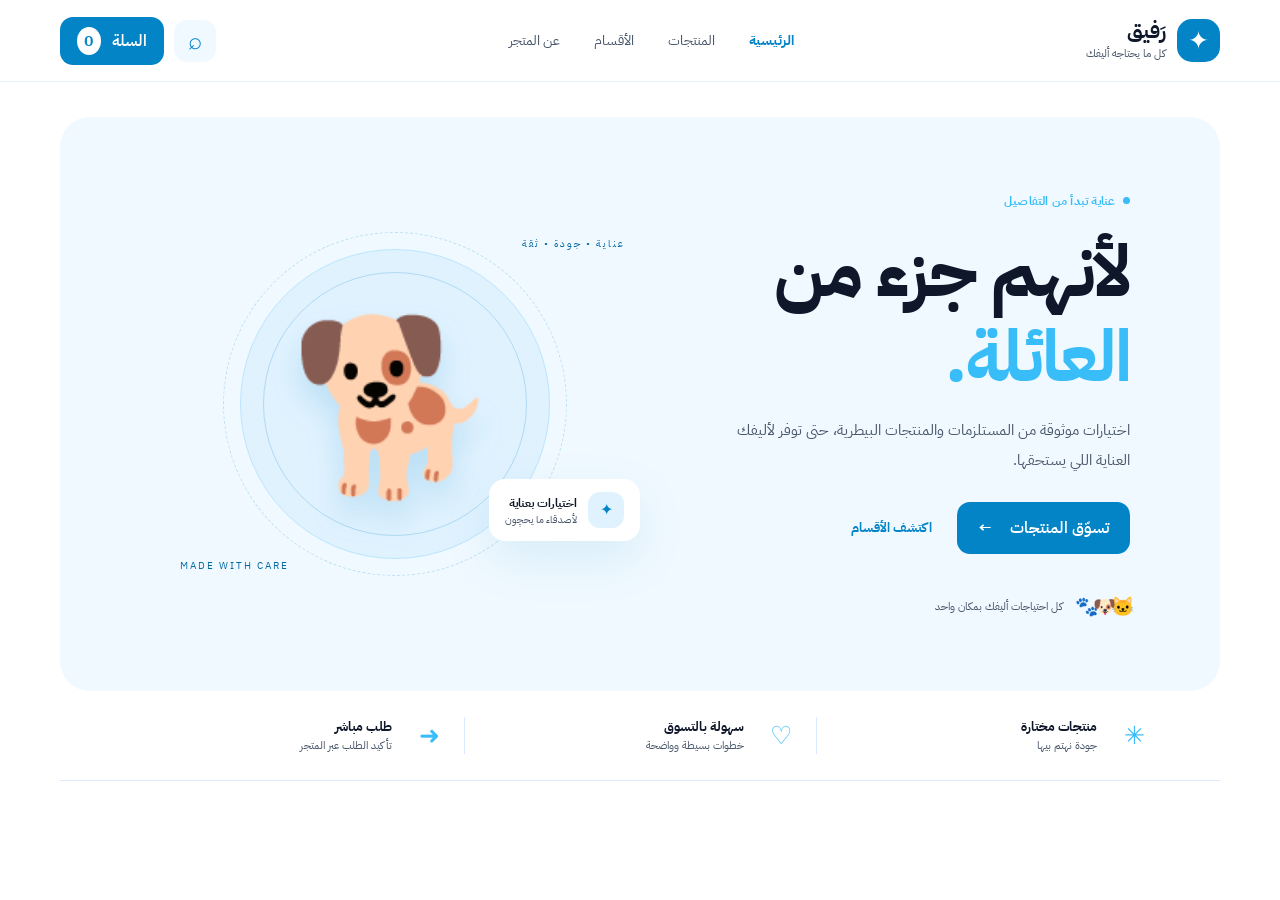
<file: index.html>
<!doctype html>
<html lang="ar" dir="rtl">
<head>
<meta charset="UTF-8">
<meta name="viewport" content="width=device-width, initial-scale=1, viewport-fit=cover">
<meta name="theme-color" content="#f5f7f2">
<meta name="description" content="متجر المستلزمات والمنتجات البيطرية">
<title>رفيق | متجر بيطري</title>
<link rel="stylesheet" href="styles.css">
<link rel="preconnect" href="https://fonts.googleapis.com">
<link rel="preconnect" href="https://fonts.gstatic.com" crossorigin>
<link href="https://fonts.googleapis.com/css2?family=IBM+Plex+Sans+Arabic:wght@400;500;600;700&display=swap" rel="stylesheet">
<style>
.animal-image{display:flex;align-items:center;justify-content:center;overflow:hidden;background:#edf1e7;min-height:170px}
.animal-image svg{display:block;width:100%;height:170px;max-width:220px}
.animal-card{overflow:hidden}
.animal-info{display:flex;flex-direction:column;gap:5px}
.animal-info b{font-size:18px}
.animal-info span{font-size:13px}
</style>
</head>
<body>
<header class="topbar">
<a class="brand" href="#home"><span class="brand-mark">✦</span><span><b>رَفيق</b><small>كل ما يحتاجه أليفك</small></span></a>
<nav class="desktop-nav"><a href="#home" class="active">الرئيسية</a><a href="#products">المنتجات</a><a href="#categories">الأقسام</a><a href="#about">عن المتجر</a></nav>
<div class="top-actions"><button class="icon-btn search-toggle" aria-label="بحث">⌕</button><button class="cart-btn" id="openCart">السلة <span id="cartCount">0</span></button><button class="menu-toggle" id="menuToggle" aria-label="القائمة">☰</button></div>
</header>

<main id="home">
<section class="hero wrap">
<div class="hero-copy">
<span class="eyebrow"><i></i> عناية تبدأ من التفاصيل</span>
<h1>لأنهم جزء من<br><em>العائلة.</em></h1>
<p>اختيارات موثوقة من المستلزمات والمنتجات البيطرية، حتى توفر لأليفك العناية اللي يستحقها.</p>
<div class="hero-actions"><a class="primary-btn" href="#products">تسوّق المنتجات <span>←</span></a><a class="text-link" href="#categories">اكتشف الأقسام</a></div>
<div class="hero-note"><span class="avatar-stack">🐾 🐶 🐱</span><span>كل احتياجات أليفك بمكان واحد</span></div>
</div>
<div class="hero-art">
<div class="art-orbit"></div><div class="art-label label-top">عناية • جودة • ثقة</div><div class="pet-emoji">🐕</div>
<div class="floating-card"><span>✦</span><div><b>اختيارات بعناية</b><small>لأصدقاء ما يحچون</small></div></div>
<div class="art-label label-bottom">MADE WITH CARE</div>
</div>
</section>

<section class="trust-strip wrap">
<div><span>✳</span><b>منتجات مختارة</b><small>جودة نهتم بيها</small></div>
<div><span>♡</span><b>سهولة بالتسوق</b><small>خطوات بسيطة وواضحة</small></div>
<div><span>➜</span><b>طلب مباشر</b><small>تأكيد الطلب عبر المتجر</small></div>
</section>

<section class="section wrap" id="categories">
<div class="section-head"><div><span class="eyebrow">تصفّح حسب احتياجك</span><h2>الأقسام الرئيسية</h2></div><a href="#products" class="text-link">كل المنتجات ←</a></div>
<div class="category-grid" id="categoryGrid">
<button class="category-card selected" data-category="الكل"><span class="category-icon">✦</span><b>كل المنتجات</b><small>تصفّح المتجر بالكامل</small></button>
<button class="category-card" data-category="أغذية الحيوانات"><span class="category-icon">🥣</span><b>أغذية الحيوانات</b><small>غذاء يومي متوازن</small></button>
<button class="category-card" data-category="العناية والنظافة"><span class="category-icon">🫧</span><b>العناية والنظافة</b><small>نظافة واهتمام</small></button>
<button class="category-card" data-category="المستلزمات البيطرية"><span class="category-icon">🩺</span><b>المستلزمات البيطرية</b><small>احتياجات العناية</small></button>
<button class="category-card" data-category="الإكسسوارات"><span class="category-icon">🦴</span><b>الإكسسوارات</b><small>تفاصيل لأليفك</small></button>
</div>
</section>

<section class="section wrap" id="animals">
<div class="section-head"><div><span class="eyebrow">اختار صديقك</span><h2>تسوّق حسب حيوانك الأليف</h2><p class="section-sub">اختار نوع الحيوان حتى تشوف المنتجات المخصصة إله.</p></div></div>

<div class="animal-grid">

<button class="animal-card" type="button" data-animal="cats">
<div class="animal-image">
<svg viewBox="0 0 220 170" role="img" aria-label="رسم قطة كرتونية">
<circle cx="110" cy="88" r="70" fill="#dce7d4"/>
<path d="M54 76 L58 24 L94 53 Q110 45 126 53 L162 24 L166 78 Q180 120 145 143 Q110 165 75 143 Q40 120 54 76Z" fill="#d39b72"/>
<path d="M64 63 L65 38 L88 57Z M132 57 L155 38 L156 63Z" fill="#efb5a8"/>
<ellipse cx="86" cy="91" rx="7" ry="10" fill="#34483b"/>
<ellipse cx="134" cy="91" rx="7" ry="10" fill="#34483b"/>
<path d="M101 108 Q110 99 119 108 Q110 119 101 108Z" fill="#bd7771"/>
<path d="M110 117 Q103 129 94 120 M110 117 Q117 129 126 120" fill="none" stroke="#604a40" stroke-width="3" stroke-linecap="round"/>
<path d="M51 105 L90 109 M50 119 L90 116 M130 109 L169 105 M130 116 L170 119" stroke="#765c4b" stroke-width="2" stroke-linecap="round"/>
<circle cx="72" cy="110" r="5" fill="#e8b5a1"/><circle cx="148" cy="110" r="5" fill="#e8b5a1"/>
</svg>
</div>
<div class="animal-info"><b>القطط</b><span>منتجات ومستلزمات القطط ←</span></div>
</button>

<button class="animal-card" type="button" data-animal="dogs">
<div class="animal-image">
<svg viewBox="0 0 220 170" role="img" aria-label="رسم كلب كرتوني">
<circle cx="110" cy="88" r="70" fill="#e9e4d5"/>
<path d="M65 60 Q35 38 39 91 Q42 133 75 125 L86 70Z" fill="#986d4e"/>
<path d="M155 60 Q185 38 181 91 Q178 133 145 125 L134 70Z" fill="#986d4e"/>
<path d="M63 66 Q65 32 110 32 Q155 32 157 66 L151 119 Q144 151 110 151 Q76 151 69 119Z" fill="#d5a77c"/>
<ellipse cx="87" cy="91" rx="7" ry="9" fill="#34483b"/>
<ellipse cx="133" cy="91" rx="7" ry="9" fill="#34483b"/>
<ellipse cx="110" cy="115" rx="25" ry="19" fill="#f5e8d6"/>
<path d="M99 108 Q110 98 121 108 Q110 122 99 108Z" fill="#453c36"/>
<path d="M110 121 Q105 134 94 128 M110 121 Q115 134 126 128" fill="none" stroke="#805b49" stroke-width="3" stroke-linecap="round"/>
<circle cx="76" cy="110" r="5" fill="#e8b5a1"/><circle cx="144" cy="110" r="5" fill="#e8b5a1"/>
</svg>
</div>
<div class="animal-info"><b>الكلاب</b><span>منتجات ومستلزمات الكلاب ←</span></div>
</button>

<button class="animal-card" type="button" data-animal="poultry">
<div class="animal-image">
<svg viewBox="0 0 220 170" role="img" aria-label="رسم دجاجة كرتونية">
<circle cx="110" cy="88" r="70" fill="#f0ead2"/>
<path d="M72 113 Q48 83 75 63 Q103 38 145 66 Q172 91 147 126 Q120 153 86 134Z" fill="#f4d98d"/>
<path d="M88 56 Q80 35 96 40 Q105 19 115 40 Q135 30 130 57Z" fill="#d77e69"/>
<path d="M144 83 L171 94 L145 105Z" fill="#dc9a49"/>
<ellipse cx="124" cy="76" rx="6" ry="8" fill="#34483b"/>
<path d="M90 91 Q107 78 125 96 Q110 115 90 91Z" fill="#e8c36f"/>
<path d="M89 132 L86 148 M120 136 L123 148 M77 149 L95 149 M114 149 L132 149" stroke="#c58b42" stroke-width="4" stroke-linecap="round"/>
</svg>
</div>
<div class="animal-info"><b>الدواجن</b><span>منتجات ومستلزمات الدواجن ←</span></div>
</button>

<button class="animal-card" type="button" data-animal="birds">
<div class="animal-image">
<svg viewBox="0 0 220 170" role="img" aria-label="رسم عصفور كرتوني">
<circle cx="110" cy="88" r="70" fill="#dce9df"/>
<path d="M61 105 Q56 60 101 49 Q147 39 160 83 Q174 128 129 139 Q82 150 61 105Z" fill="#82ae91"/>
<path d="M87 96 Q112 65 143 91 Q126 121 91 119Z" fill="#5f9275"/>
<path d="M151 81 L177 91 L151 102Z" fill="#e2a85c"/>
<circle cx="132" cy="75" r="6" fill="#34483b"/>
<path d="M72 126 L49 143 L88 137Z" fill="#6a987b"/>
<path d="M105 137 L102 151 M129 137 L133 151 M94 152 L111 152 M125 152 L141 152" stroke="#b68c57" stroke-width="3" stroke-linecap="round"/>
<circle cx="120" cy="93" r="3" fill="#fff"/>
</svg>
</div>
<div class="animal-info"><b>الطيور</b><span>منتجات ومستلزمات الطيور ←</span></div>
</button>

<button class="animal-card" type="button" data-animal="other">
<div class="animal-image">
<svg viewBox="0 0 220 170" role="img" aria-label="رسم آثار أقدام حيوانات">
<circle cx="110" cy="88" r="70" fill="#e7e2ef"/>
<g fill="#9b88b5">
<ellipse cx="110" cy="112" rx="29" ry="24"/>
<ellipse cx="76" cy="70" rx="13" ry="17" transform="rotate(-25 76 70)"/>
<ellipse cx="105" cy="55" rx="13" ry="17" transform="rotate(-7 105 55)"/>
<ellipse cx="137" cy="61" rx="13" ry="17" transform="rotate(18 137 61)"/>
<ellipse cx="158" cy="87" rx="13" ry="17" transform="rotate(35 158 87)"/>
</g>
<path d="M87 112 Q110 133 133 112" fill="none" stroke="#e7e2ef" stroke-width="4" stroke-linecap="round"/>
<path d="M54 127 Q43 113 54 101 M166 127 Q177 113 166 101" fill="none" stroke="#b4a5c9" stroke-width="4" stroke-linecap="round"/>
<path d="M110 25 V37 M42 88 H54 M166 88 H178 M110 145 V157" stroke="#b4a5c9" stroke-width="3" stroke-linecap="round"/>
</svg>
</div>
<div class="animal-info"><b>أخرى</b><span>منتجات ومستلزمات متنوعة ←</span></div>
</button>

</div>
</section>

<section class="section products-section" id="products">
<div class="wrap">
<div class="section-head"><div><span class="eyebrow">اختياراتنا إلك</span><h2>منتجات المتجر</h2><p class="section-sub">تصفّح المنتجات واختار اللي يحتاجه صديقك.</p></div>
<label class="sort-wrap">ترتيب حسب<select id="sortSelect"><option value="default">الأحدث</option><option value="low">السعر: الأقل أولاً</option><option value="high">السعر: الأعلى أولاً</option></select></label>
</div>
<div class="toolbar">
<label class="search-box"><span>⌕</span><input id="searchInput" placeholder="ابحث عن منتج..." type="search"></label>
<div class="filter-pills" id="filterPills"><button class="pill active" data-category="الكل">الكل</button><button class="pill" data-category="أغذية الحيوانات">الأغذية</button><button class="pill" data-category="العناية والنظافة">العناية</button><button class="pill" data-category="المستلزمات البيطرية">مستلزمات بيطرية</button><button class="pill" data-category="الإكسسوارات">إكسسوارات</button></div>
</div>
<div class="product-grid" id="productGrid"></div>
<div class="empty-state hidden" id="emptyState">ما لقينا منتجات تطابق بحثك حالياً.</div>
</div>
</section>

<section class="about-band wrap" id="about">
<div class="about-icon">🐾</div><div><span class="eyebrow">أهلاً بيك في رفيق</span><h2>اهتمامهم يستاهل الأفضل.</h2><p>متجر يجمع احتياجات الحيوانات الأليفة بمكان واحد، بتجربة تسوّق سهلة وواضحة.</p></div><a class="primary-btn" href="#products">ابدأ التسوق ←</a>
</section>
</main>

<footer><div class="wrap footer-inner">
<a class="brand" href="#home"><span class="brand-mark">✦</span><span><b>رَفيق</b><small>كل ما يحتاجه أليفك</small></span></a>
<span>© <span id="year"></span> رفيق. جميع الحقوق محفوظة.</span><a href="#home">العودة للأعلى ↑</a>
</div></footer>

<div class="overlay" id="overlay"></div>
<aside class="cart-drawer" id="cartDrawer" aria-label="سلة المشتريات">
<div class="drawer-head"><div><span class="eyebrow">قائمة مشترياتك</span><h3>سلة التسوق</h3></div><button class="close-btn" id="closeCart" aria-label="إغلاق">×</button></div>
<div class="cart-items" id="cartItems"></div>
<div class="cart-bottom"><div class="total-line"><span>المجموع</span><b id="cartTotal">0 د.ع</b></div><button class="primary-btn checkout-btn" id="checkoutBtn">إكمال الطلب ←</button><small>سيتم تأكيد تفاصيل الطلب قبل الإرسال.</small></div>
</aside>

<div class="modal-backdrop hidden" id="checkoutModal">
<form class="checkout-modal" id="checkoutForm">
<button type="button" class="close-btn modal-close" id="closeCheckout">×</button>
<span class="eyebrow">خطوة أخيرة</span><h3>معلومات التوصيل</h3><p>اكتب معلوماتك حتى نكدر نتواصل وياك لتأكيد الطلب.</p>
<label>الاسم الكامل<input required name="name" placeholder="اسمك الكامل"></label>
<label>رقم الهاتف<input required name="phone" type="tel" placeholder="07xxxxxxxxx"></label>
<label>المحافظة / المنطقة<input required name="address" placeholder="المحافظة والمنطقة"></label>
<label>ملاحظات إضافية<textarea name="notes" rows="2" placeholder="تفاصيل إضافية (اختياري)"></textarea></label>
<button class="primary-btn" type="submit">إرسال الطلب عبر المتجر ←</button>
<small class="demo-note">يُرسل الطلب مباشرة إلى بوت التليگرام، ويتأكد صاحب المتجر من وصول الرسالة.</small>
</form>
</div>

<script src="telegram-config.js"></script>
<script src="app.js"></script>
<script>if('scrollRestoration' in history)history.scrollRestoration='manual';window.scrollTo(0,0);</script>
</body>
</html>
</file>
<file: styles.css>
:root{--green:#0284C7;--green2:#38BDF8;--mint:#E0F2FE;--cream:#F0F9FF;--ink:#0F172A;--muted:#475569;--line:#dbeafe;--white:#fff;--gold:#0284C7;--shadow:0 18px 50px rgba(2,132,199,.10)}
*{box-sizing:border-box}html{scroll-behavior:smooth}body{margin:0;background:#fff;color:var(--ink);font-family:'IBM Plex Sans Arabic',sans-serif}a{color:inherit;text-decoration:none}button,input,select,textarea{font:inherit}.wrap{width:min(1160px,calc(100% - 48px));margin-inline:auto}
.topbar{height:82px;display:flex;align-items:center;justify-content:space-between;padding:0 max(24px,calc((100vw - 1160px)/2));background:rgba(255,255,255,.94);border-bottom:1px solid #e0f2fe;position:sticky;top:0;z-index:20;backdrop-filter:blur(14px)}.brand{display:flex;align-items:center;gap:11px}.brand-mark{width:43px;height:43px;border-radius:15px;background:var(--green);color:#fff;display:grid;place-items:center;font-size:25px}.brand b{display:block;font-size:21px;line-height:1.2}.brand small{display:block;color:var(--muted);font-size:11px}.desktop-nav{display:flex;gap:34px;color:var(--muted);font-size:14px}.desktop-nav a.active,.desktop-nav a:hover{color:var(--green);font-weight:700}.top-actions{display:flex;align-items:center;gap:10px}.icon-btn,.menu-toggle{border:0;background:var(--cream);width:42px;height:42px;border-radius:13px;font-size:24px;color:var(--green);cursor:pointer}.cart-btn{background:var(--green);color:white;border:0;border-radius:13px;padding:12px 17px;cursor:pointer;font-weight:600}.cart-btn span{background:#fff;color:var(--green);border-radius:50%;padding:2px 7px;margin-right:7px}.menu-toggle{display:none}
.hero{min-height:510px;margin-top:35px;border-radius:30px;background:var(--cream);display:grid;grid-template-columns:1fr 1fr;overflow:hidden;padding:70px 7%;align-items:center}.hero-copy{max-width:490px}.eyebrow{color:var(--green2);font-size:12px;font-weight:700;letter-spacing:.2px;display:inline-flex;align-items:center;gap:8px}.eyebrow i{width:7px;height:7px;border-radius:50%;background:var(--green2)}.hero h1{font-size:clamp(46px,6vw,72px);line-height:1.18;margin:19px 0 13px;letter-spacing:-2px}.hero h1 em{font-style:normal;color:var(--green2)}.hero-copy>p{color:var(--muted);line-height:2;font-size:15px;max-width:430px}.hero-actions{display:flex;align-items:center;gap:25px;margin-top:27px}.primary-btn{border:0;background:var(--green);color:#fff;border-radius:13px;padding:14px 21px;display:inline-flex;align-items:center;justify-content:center;gap:18px;font-weight:600;cursor:pointer;transition:.2s}.primary-btn:hover{background:#0369A1;transform:translateY(-2px)}.text-link{font-size:13px;color:var(--green);font-weight:700}.hero-note{display:flex;align-items:center;gap:12px;color:var(--muted);font-size:11px;margin-top:38px}.avatar-stack{font-size:19px;letter-spacing:-5px;direction:ltr}.hero-art{height:365px;position:relative;display:grid;place-items:center}.art-orbit{width:310px;height:310px;border-radius:50%;background:#E0F2FE;border:1px solid #BAE6FD;position:absolute}.art-orbit:before,.art-orbit:after{content:'';position:absolute;border:1px solid rgba(2,132,199,.22);border-radius:50%;inset:22px}.art-orbit:after{inset:-18px;border-style:dashed}.pet-emoji{position:relative;font-size:170px;filter:drop-shadow(0 18px 15px rgba(2,132,199,.16));transform:translateY(5px)}.art-label{position:absolute;font-size:10px;letter-spacing:2px;color:#0369A1}.label-top{top:15px;right:15px}.label-bottom{bottom:13px;left:30px}.floating-card{position:absolute;bottom:45px;right:0;background:white;box-shadow:var(--shadow);padding:13px 16px;border-radius:16px;display:flex;gap:11px;align-items:center}.floating-card>span{width:36px;height:36px;border-radius:12px;background:var(--mint);color:var(--green);display:grid;place-items:center}.floating-card b,.floating-card small{display:block}.floating-card b{font-size:12px}.floating-card small{font-size:10px;color:var(--muted)}
.trust-strip{display:grid;grid-template-columns:repeat(3,1fr);padding:26px 4%;border-bottom:1px solid var(--line)}.trust-strip>div{display:grid;grid-template-columns:38px 1fr;column-gap:10px;align-items:center;border-left:1px solid var(--line);padding-inline:24px}.trust-strip>div:last-child{border:0}.trust-strip span{grid-row:span 2;color:var(--green2);font-size:25px}.trust-strip b{font-size:13px}.trust-strip small{font-size:11px;color:var(--muted)}
.section{padding-top:80px;padding-bottom:20px}.section-head{display:flex;align-items:end;justify-content:space-between;margin-bottom:28px}.section-head h2,.about-band h2{font-size:29px;margin:7px 0 0}.category-grid{display:grid;grid-template-columns:repeat(5,1fr);gap:14px}.category-card{border:1px solid var(--line);background:#fff;border-radius:18px;padding:20px 14px;text-align:right;cursor:pointer;transition:.2s;min-height:142px;color:var(--ink)}.category-card:hover,.category-card.selected{border-color:#7DD3FC;background:#F0F9FF;transform:translateY(-3px)}.category-icon{width:42px;height:42px;border-radius:14px;background:var(--mint);display:grid;place-items:center;font-size:21px;margin-bottom:13px}.category-card b,.category-card small{display:block}.category-card b{font-size:13px}.category-card small{font-size:10px;color:var(--muted);margin-top:4px}
.products-section{background:#F8FCFF;margin-top:70px;padding:75px 0 90px}.section-sub{font-size:12px;color:var(--muted);margin:6px 0 0}.sort-wrap{font-size:11px;color:var(--muted);display:flex;align-items:center;gap:8px}.sort-wrap select{border:1px solid var(--line);background:white;border-radius:10px;padding:9px;color:var(--ink);font-size:11px}.toolbar{display:flex;justify-content:space-between;gap:20px;align-items:center;margin-bottom:25px}.search-box{background:white;border:1px solid var(--line);border-radius:12px;padding:0 14px;display:flex;align-items:center;gap:9px;width:270px;height:44px;color:var(--muted)}.search-box span{font-size:23px}.search-box input{border:0;outline:0;width:100%;font-size:12px}.filter-pills{display:flex;gap:7px;flex-wrap:wrap}.pill{border:1px solid var(--line);background:white;color:var(--muted);padding:9px 14px;border-radius:30px;font-size:11px;cursor:pointer}.pill.active,.pill:hover{background:var(--green);border-color:var(--green);color:white}
.product-grid{display:grid;grid-template-columns:repeat(4,1fr);gap:18px}.product-card{background:white;border:1px solid #e0f2fe;border-radius:18px;overflow:hidden;transition:.2s}.product-card:hover{transform:translateY(-4px);box-shadow:var(--shadow)}.product-image{width:100%;height:280px;aspect-ratio:auto;background:#fff;border-bottom:1px solid #e0f2fe;display:flex;align-items:center;justify-content:center;position:relative;overflow:hidden;padding:10px}.product-image img{width:100%!important;height:100%!important;object-fit:contain!important;object-position:center center!important;display:block}.product-placeholder{font-size:66px;opacity:.85}.product-tag{position:absolute;top:12px;right:12px;background:#fff;border-radius:20px;padding:5px 10px;font-size:9px;color:var(--green);font-weight:700;z-index:2}.product-info{padding:15px}.product-category{font-size:10px;color:var(--green2)}.product-info h3{font-size:14px;margin:6px 0;min-height:24px}.product-info p{font-size:11px;color:var(--muted);line-height:1.7;margin:0;min-height:37px}.product-bottom{display:flex;align-items:center;justify-content:space-between;margin-top:14px}.price{font-weight:700;font-size:14px;color:var(--green)}.price small{font-size:9px;font-weight:400;color:var(--muted)}.add-btn{border:0;background:var(--mint);color:var(--green);width:35px;height:35px;border-radius:11px;font-size:21px;cursor:pointer}.add-btn:hover{background:var(--green);color:white}.empty-state{text-align:center;padding:50px;color:var(--muted)}.hidden{display:none!important}
.about-band{margin-top:75px;margin-bottom:75px;padding:32px 40px;background:#E0F2FE;border-radius:22px;display:flex;align-items:center;gap:25px}.about-icon{width:65px;height:65px;background:white;border-radius:20px;display:grid;place-items:center;font-size:30px;flex:none}.about-band h2{font-size:23px}.about-band p{font-size:12px;color:var(--muted);margin-bottom:0}.about-band .primary-btn{margin-right:auto;white-space:nowrap}footer{border-top:1px solid var(--line);padding:25px 0}.footer-inner{display:flex;justify-content:space-between;align-items:center;color:var(--muted);font-size:10px}
.overlay{position:fixed;inset:0;background:rgba(15,23,42,.38);z-index:29;opacity:0;visibility:hidden;transition:.25s}.overlay.show{opacity:1;visibility:visible}.cart-drawer{position:fixed;z-index:30;top:0;bottom:0;left:0;width:min(420px,100%);background:white;transform:translateX(-105%);transition:.3s;display:flex;flex-direction:column;padding:25px}.cart-drawer.open{transform:translateX(0)}.drawer-head{display:flex;justify-content:space-between;align-items:center;border-bottom:1px solid var(--line);padding-bottom:20px}.drawer-head h3,.checkout-modal h3{margin:5px 0;font-size:23px}.close-btn{border:0;background:var(--cream);width:37px;height:37px;border-radius:11px;font-size:24px;cursor:pointer;color:var(--green)}.cart-items{overflow:auto;flex:1;padding:15px 0}.cart-row{display:flex;align-items:center;gap:12px;padding:12px 0;border-bottom:1px solid var(--line)}.cart-thumb{width:55px;height:55px;background:var(--mint);border-radius:13px;display:grid;place-items:center;font-size:27px}.cart-row-info{flex:1}.cart-row-info b{font-size:12px;display:block}.cart-row-info small{color:var(--muted);font-size:10px}.qty-controls{display:flex;align-items:center;gap:8px}.qty-controls button{border:0;background:var(--cream);width:25px;height:25px;border-radius:7px;cursor:pointer}.cart-bottom{border-top:1px solid var(--line);padding-top:18px}.total-line{display:flex;justify-content:space-between;margin-bottom:17px;font-size:13px}.total-line b{color:var(--green)}.checkout-btn{width:100%}.cart-bottom>small{display:block;text-align:center;color:var(--muted);font-size:10px;margin-top:10px}
.modal-backdrop{position:fixed;inset:0;background:rgba(15,23,42,.48);z-index:40;display:grid;place-items:center;padding:20px}.checkout-modal{background:white;border-radius:22px;padding:30px;width:min(470px,100%);position:relative;max-height:92vh;overflow:auto}.modal-close{position:absolute;left:20px;top:20px}.checkout-modal>p{font-size:12px;color:var(--muted);margin-bottom:20px}.checkout-modal label{display:block;font-size:11px;font-weight:600;margin:12px 0}.checkout-modal input,.checkout-modal textarea{display:block;width:100%;border:1px solid var(--line);border-radius:10px;padding:12px;margin-top:6px;outline-color:#7DD3FC;font-size:12px;resize:vertical}.checkout-modal .primary-btn{width:100%;margin-top:12px}.demo-note{display:block;color:var(--green);text-align:center;font-size:10px;margin-top:12px}
@media(min-width:1500px){.wrap{width:min(1280px,calc(100% - 80px))}.hero{min-height:570px}}
@media(max-width:1024px){.wrap{width:calc(100% - 40px)}.hero{padding:55px 5%;min-height:450px}.hero-art{transform:scale(.88)}.category-grid{grid-template-columns:repeat(3,1fr)}.product-grid{grid-template-columns:repeat(3,1fr)}.desktop-nav{gap:20px}.trust-strip>div{padding-inline:14px}}
@media(max-width:700px){.topbar{height:70px;padding:0 18px}.desktop-nav{display:none;position:absolute;top:70px;right:0;left:0;background:white;padding:18px 22px;border-bottom:1px solid var(--line);flex-direction:column;gap:17px}.desktop-nav.show{display:flex}.menu-toggle{display:block}.icon-btn{display:none}.cart-btn{padding:10px 12px;font-size:12px}.brand-mark{width:38px;height:38px}.brand b{font-size:18px}.wrap{width:calc(100% - 32px)}.hero{margin-top:16px;min-height:auto;grid-template-columns:1fr;padding:39px 25px 12px;border-radius:22px}.hero h1{font-size:49px;margin-top:14px}.hero-copy>p{font-size:13px}.hero-actions{gap:17px}.hero-art{height:270px;transform:none;margin-top:5px}.art-orbit{width:220px;height:220px}.pet-emoji{font-size:125px}.floating-card{bottom:24px;right:0;padding:9px 12px}.label-top{top:5px}.label-bottom{bottom:4px}.trust-strip{padding:20px 0;gap:4px}.trust-strip>div{padding-inline:7px;grid-template-columns:25px 1fr;column-gap:5px}.trust-strip span{font-size:18px}.trust-strip b{font-size:10px}.trust-strip small{font-size:9px}.section{padding-top:58px}.section-head h2{font-size:23px}.category-grid{grid-template-columns:repeat(2,1fr);gap:9px}.category-card{padding:14px;min-height:125px}.category-card:last-child{grid-column:span 2}.products-section{margin-top:50px;padding:55px 0 65px}.section-head{align-items:flex-start;gap:12px}.sort-wrap{font-size:0;display:block}.sort-wrap select{font-size:10px;max-width:115px}.toolbar{display:block}.search-box{width:100%;margin-bottom:12px}.filter-pills{flex-wrap:nowrap;overflow:auto;padding-bottom:5px}.filter-pills::-webkit-scrollbar{display:none}.pill{white-space:nowrap}.product-grid{grid-template-columns:repeat(2,minmax(0,1fr));gap:10px}.product-image{height:220px}.product-placeholder{font-size:53px}.product-info{padding:11px}.product-info h3{font-size:12px}.product-info p{font-size:10px}.price{font-size:12px}.about-band{margin-top:50px;margin-bottom:50px;padding:23px 18px;gap:13px;flex-wrap:wrap}.about-icon{width:48px;height:48px;font-size:23px}.about-band>div:nth-child(2){flex:1}.about-band h2{font-size:18px}.about-band p{font-size:10px}.about-band .primary-btn{width:100%;margin:8px 0 0}.footer-inner{flex-wrap:wrap;gap:15px}.footer-inner>span{order:3;width:100%}}
@media(min-width:701px) and (max-width:1100px){.product-grid{grid-template-columns:repeat(3,1fr)}.hero{grid-template-columns:1.1fr .9fr}.hero h1{font-size:58px}}

/* قسم الحيوانات */
#animals{padding:45px 0 30px;overflow:hidden}
#animals .section-head{margin-bottom:20px}
#animals .animal-grid{display:grid!important;grid-template-columns:repeat(4,minmax(0,1fr))!important;gap:16px;width:100%}
#animals .animal-card{display:block;width:100%;min-width:0;padding:0;overflow:hidden;border:1px solid var(--line);border-radius:16px;background:#fff;cursor:pointer;transition:.2s}
#animals .animal-card:hover,#animals .animal-card.selected{border-color:var(--green2);box-shadow:var(--shadow);transform:translateY(-3px)}
#animals .animal-image{width:100%;aspect-ratio:1/1;overflow:hidden;background:var(--mint)}
#animals .animal-image img{display:block;width:100%;height:100%;object-fit:cover}
#animals .animal-info{padding:12px 8px;text-align:center}
#animals .animal-info b{display:block;font-size:15px}
#animals .animal-info span{display:block;margin-top:5px;color:var(--muted);font-size:11px}
@media(max-width:700px){#animals{padding:30px 0 20px}#animals .animal-grid{grid-template-columns:repeat(2,minmax(0,1fr))!important;gap:10px}#animals .animal-image{aspect-ratio:1/1}#animals .animal-info{padding:10px 5px}#animals .animal-info b{font-size:14px}#animals .animal-info span{font-size:10px}}
</file>
